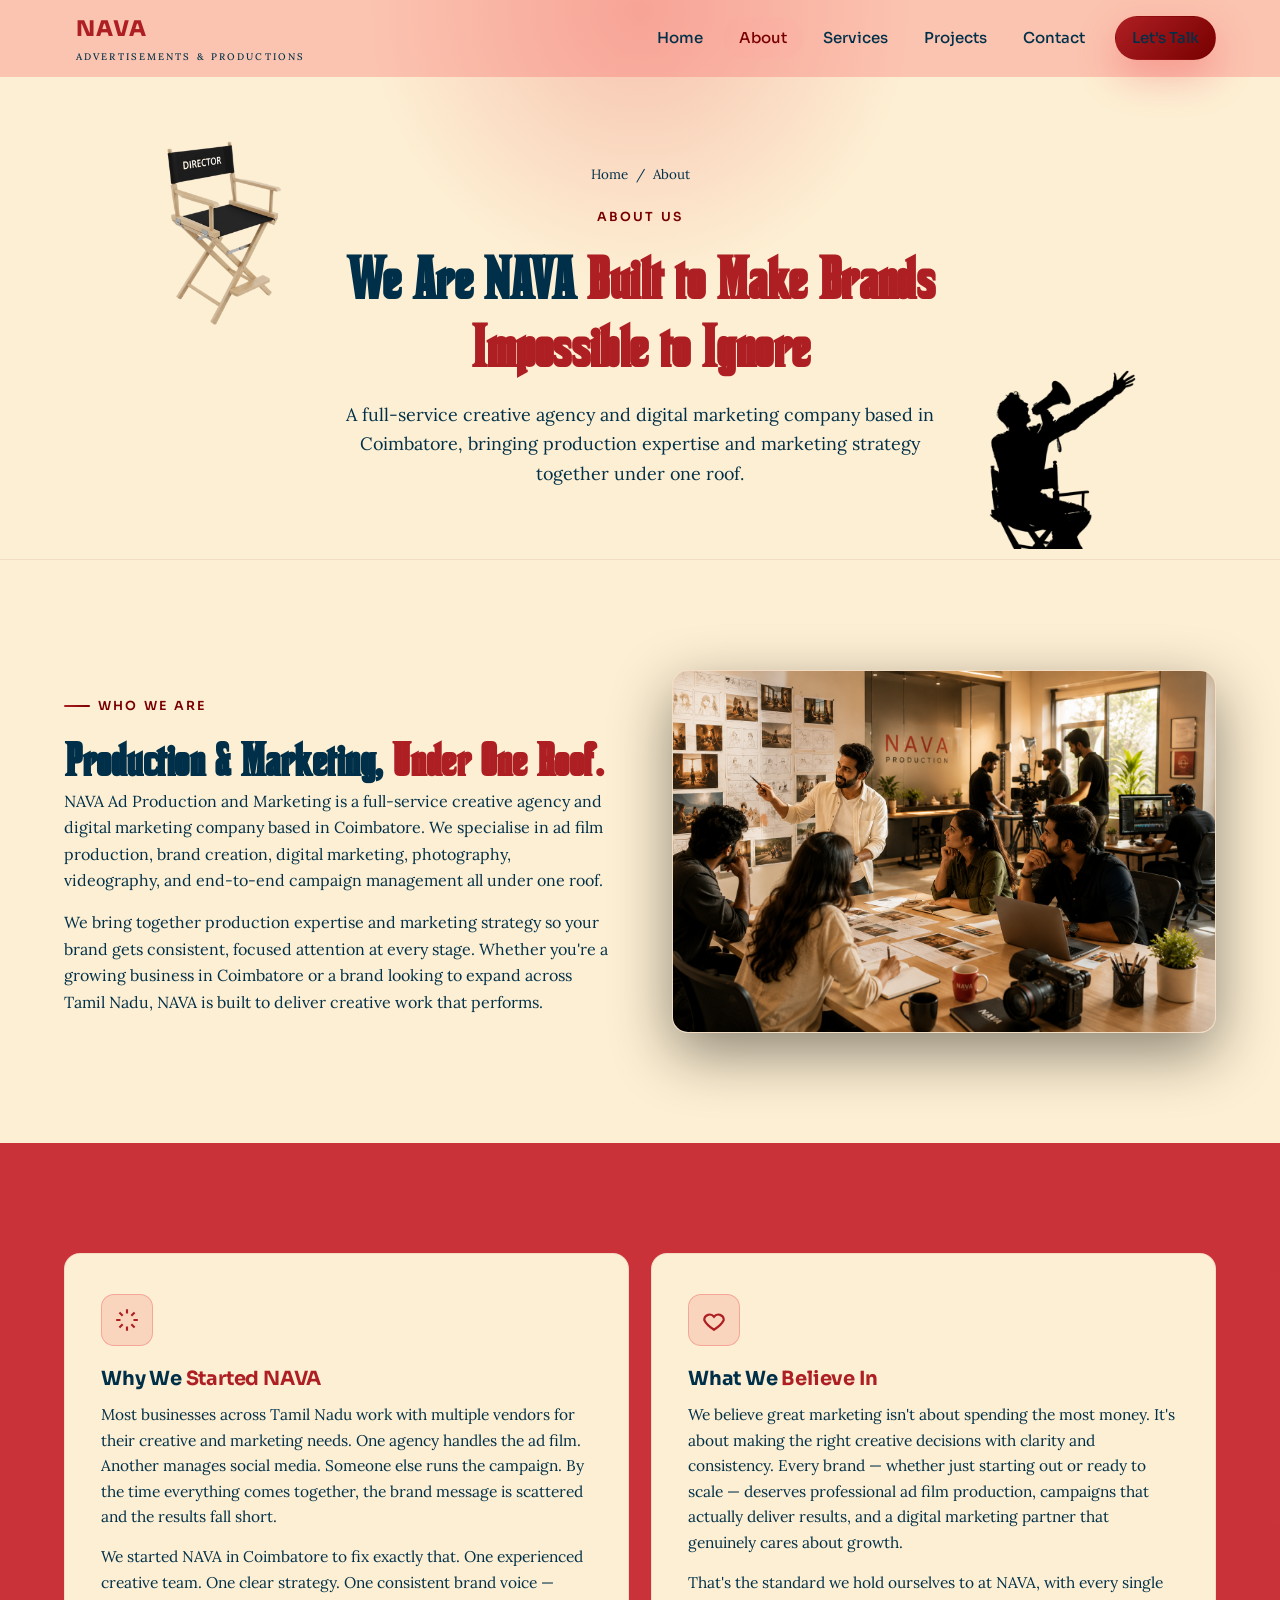
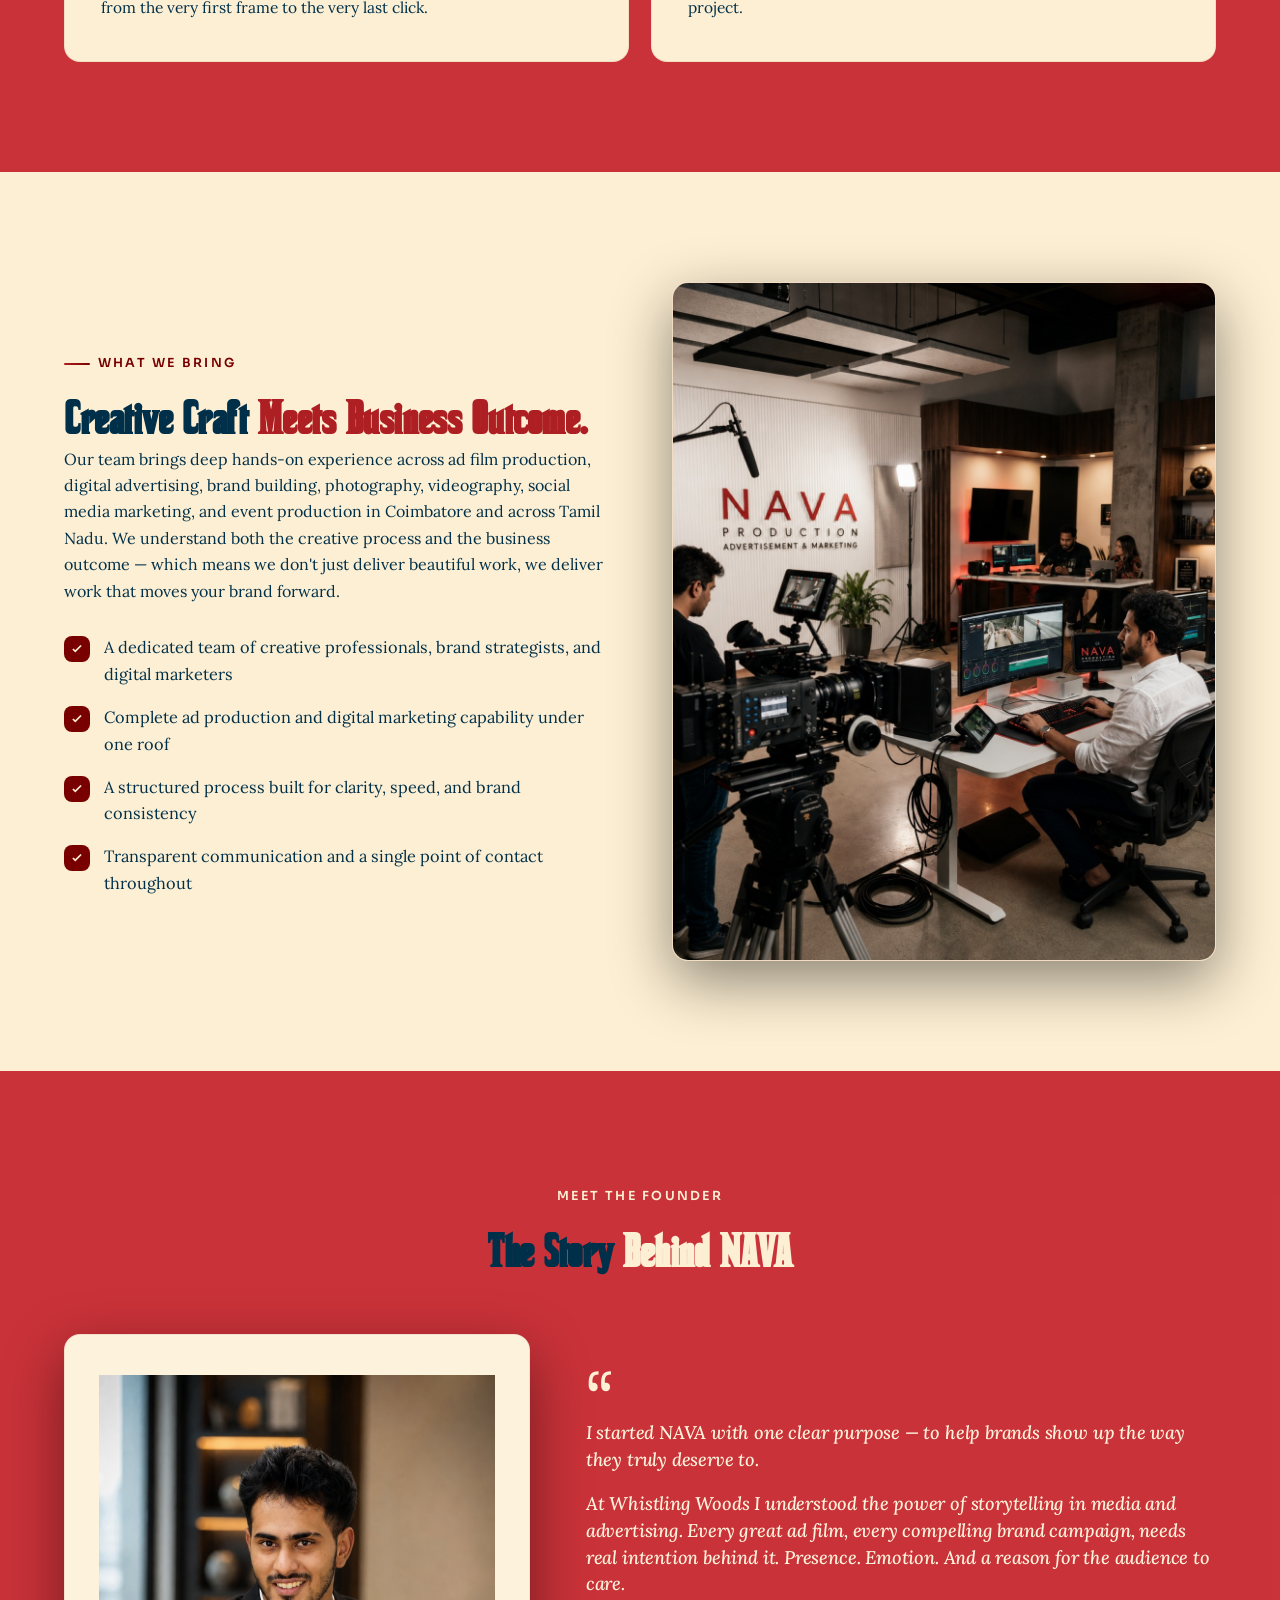
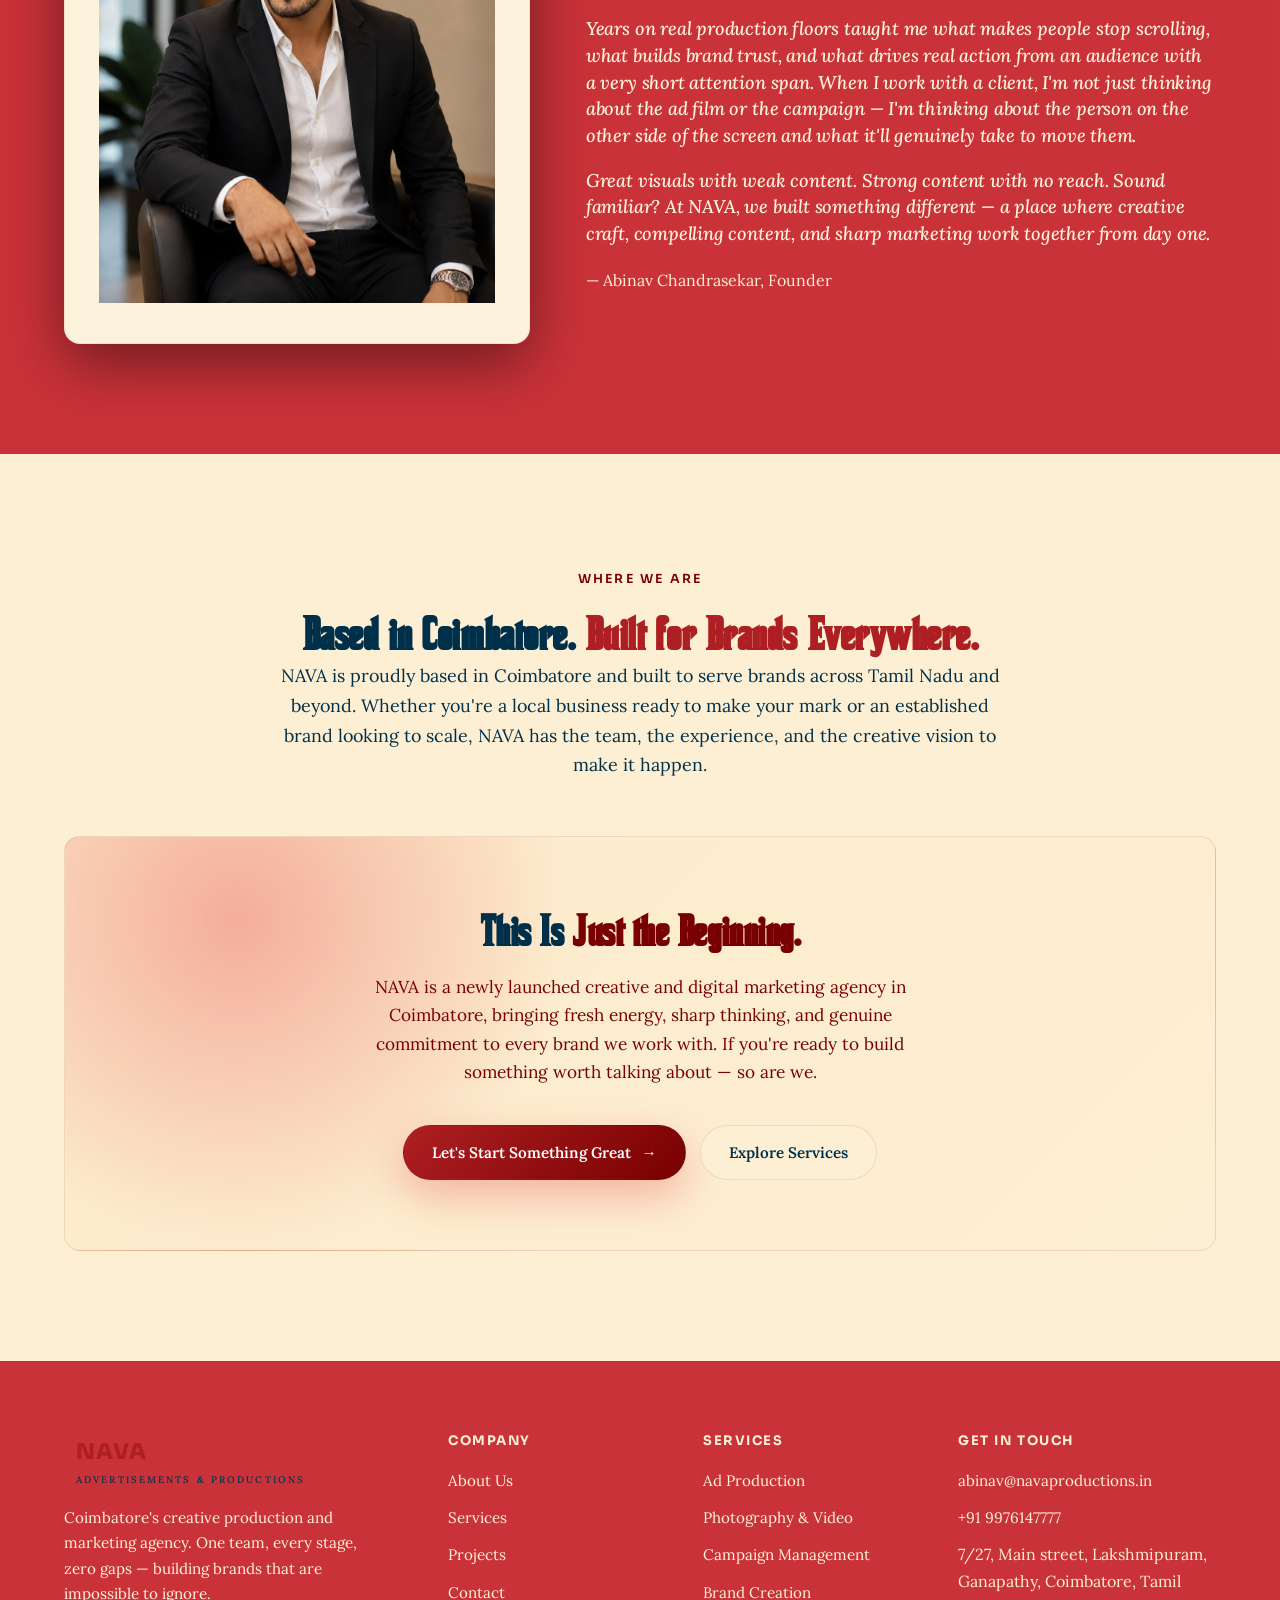
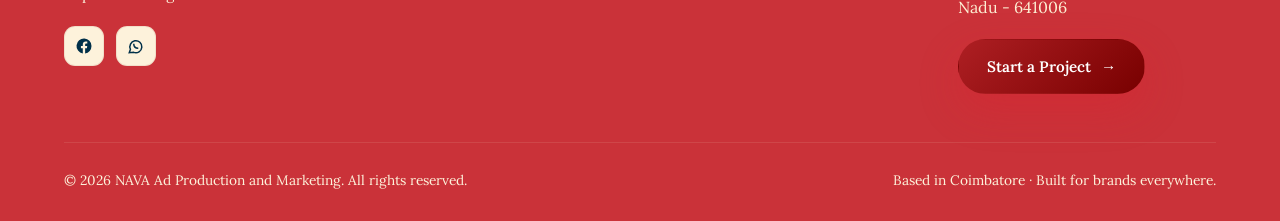
<file: about.html>
<!DOCTYPE html>
<html lang="en">

<head>
  <meta charset="UTF-8" />
  <meta name="viewport" content="width=device-width, initial-scale=1.0" />
  <title>About NAVA | Creative Ad Production & Marketing Agency, Coimbatore</title>
  <meta name="description"
    content="Meet NAVA — a full-service creative agency in Coimbatore founded by Abinav Chandrasekar. Production expertise and marketing strategy under one roof, built to make brands impossible to ignore." />
  <meta name="keywords"
    content="about NAVA, creative agency Coimbatore, Abinav Chandrasekar, ad production company, Tamil Nadu marketing agency" />
  <meta name="robots" content="index, follow" />
  <link rel="canonical" href="https://www.navaproduction.in/about.html" />

  <meta property="og:type" content="website" />
  <meta property="og:title" content="About NAVA | Built to Make Brands Impossible to Ignore" />
  <meta property="og:description"
    content="One experienced creative team. One clear strategy. One consistent brand voice — from the first frame to the last click." />
  <meta property="og:image" content="https://www.navaproduction.in/assets/hero.png" />
  <meta property="og:url" content="https://www.navaproduction.in/about.html" />
  <meta name="twitter:card" content="summary_large_image" />

  <meta name="theme-color" content="#0a0a0e" />
  <link rel="icon"
    href="data:image/svg+xml,%3Csvg xmlns='http://www.w3.org/2000/svg' viewBox='0 0 32 32'%3E%3Crect width='32' height='32' rx='8' fill='%23e11d2a'/%3E%3Ctext x='16' y='23' font-family='Arial' font-size='18' font-weight='bold' fill='white' text-anchor='middle'%3EN%3C/text%3E%3C/svg%3E" />

  <link rel="preconnect" href="https://fonts.googleapis.com" />
  <link rel="preconnect" href="https://fonts.gstatic.com" crossorigin />
  <link
    href="https://fonts.googleapis.com/css2?family=Inter:wght@400;500;600&family=Sora:wght@500;600;700;800&family=Lora:wght@500;600;700;800&display=swap"
    rel="stylesheet" />
  <link rel="stylesheet" href="css/style.css" />
  <link rel="stylesheet" href="css/background-icons.css" />

  <script type="application/ld+json">
  {
    "@context": "https://schema.org",
    "@type": "AboutPage",
    "name": "About NAVA Ad Production and Marketing",
    "url": "https://www.navaproduction.in/about.html",
    "mainEntity": {
      "@type": "Organization",
      "name": "NAVA Ad Production and Marketing",
      "founder": {"@type":"Person","name":"Abinav Chandrasekar","jobTitle":"Founder"},
      "address": {"@type":"PostalAddress","streetAddress":"Ganapathy","addressLocality":"Coimbatore","addressRegion":"Tamil Nadu","addressCountry":"IN"}
    }
  }
  </script>
</head>

<body>

  <!-- <div class="cursor"></div> -->

  <header class="nav" id="nav">
    <div class="container nav__inner">
      <a href="index.html" class="brand" aria-label="NAVA home">
        <span class="brand__mark" aria-hidden="true">
          <!-- <svg viewBox="0 0 24 24" fill="none">
            <path d="M4 20V4l16 16V4" stroke="#fff" stroke-width="2.4" stroke-linecap="round" stroke-linejoin="round" />
          </svg> -->
        </span>
        <span style="color: #AE1F23">NAVA<small>Advertisements &amp; Productions</small></span>
      </a>
      <nav class="nav__links" aria-label="Primary">
        <a href="index.html">Home</a>
        <a href="about.html" class="active">About</a>
        <a href="services.html">Services</a>
        <a href="projects.html">Projects</a>
        <a href="contact.html">Contact</a>
        <a href="contact.html" class="btn btn--primary nav__cta">Let's Talk</a>
      </nav>
      <button class="nav__toggle" aria-label="Toggle menu"><span></span><span></span><span></span></button>
    </div>
  </header>


  

  <main>
    <!-- PAGE HERO -->
    <section class="page-hero">
      <div class="floating-elements">
        <img src="assets/chair.png" class="floating-item chair">
        <img src="assets/speak.png" class="floating-item speak">
      </div>
      <div class=" page-hero__glow" aria-hidden="true">
      </div>
      <div class="container">
        <div class="breadcrumb reveal"><a href="index.html">Home</a> <span>/</span> <span>About</span></div>
        <span class="eyebrow reveal" style="display:block;">About Us</span>
        <h1 class="reveal d1">We Are NAVA <span style="color: #AE1F23">Built to Make Brands Impossible to Ignore</span>
        </h1>
        <p class="reveal d2">A full-service creative agency and digital marketing company based in Coimbatore, bringing
          production expertise and marketing strategy together under one roof.</p>
      </div>
    </section>

    <!-- WHO WE ARE -->
    <section class="section">
      <div class="container split">
        <div class="split__copy reveal">
          <span class="eyebrow">Who We Are</span>
          <h2 class="title">Production &amp; Marketing, <span style="color: #AE1F23">Under One Roof.</span></h2>
          <p class="muted-2">NAVA Ad Production and Marketing is a full-service creative agency and digital marketing
            company based in Coimbatore. We specialise in ad film production, brand creation, digital marketing,
            photography, videography, and end-to-end campaign management all under one roof.</p>
          <p class="muted-2" style="margin-top:16px;">We bring together production expertise and marketing strategy so
            your brand gets consistent, focused attention at every stage. Whether you're a growing business in
            Coimbatore or a brand looking to expand across Tamil Nadu, NAVA is built to deliver creative work that
            performs.</p>
        </div>
        <div class="split__media reveal d1">
          <img src="assets/why-nava.png" alt="The NAVA creative team at work on a production set in Coimbatore"
            loading="lazy" />
        </div>
      </div>
    </section>

    <!-- WHY WE STARTED + BELIEVE (two cards) -->
    <section class="section section--alt">
      <div class="container">
        <div class="cards" style="grid-template-columns: 1fr 1fr;">
          <article class="card reveal" style="padding:40px 36px; background: #FDEFD3">
            <div class="card__icon"><svg viewBox="0 0 24 24" fill="none" stroke="currentColor" stroke-width="2">
                <path d="M12 2v4M12 18v4M2 12h4M18 12h4M5 5l3 3M16 16l3 3M19 5l-3 3M8 16l-3 3" />
              </svg></div>
            <h3 class="subtitle">Why We <span style="color: #AE1F23">Started NAVA</span></h3>
            <p>Most businesses across Tamil Nadu work with multiple vendors for their creative and marketing needs. One
              agency handles the ad film. Another manages social media. Someone else runs the campaign. By the time
              everything comes together, the brand message is scattered and the results fall short.</p>
            <p style="margin-top:14px;">We started NAVA in Coimbatore to fix exactly that. One experienced creative
              team. One clear strategy. One consistent brand voice — from the very first frame to the very last click.
            </p>
          </article>
          <article class="card reveal d1" style="padding:40px 36px; background: #FDEFD3">
            <div class="card__icon"><svg viewBox="0 0 24 24" fill="none" stroke="currentColor" stroke-width="2">
                <path d="M12 21s-7-4.5-9-9a5 5 0 0 1 9-3 5 5 0 0 1 9 3c-2 4.5-9 9-9 9Z" />
              </svg></div>
            <h3 class="subtitle">What We <span style="color: #AE1F23"> Believe In</span></h3>
            <p>We believe great marketing isn't about spending the most money. It's about making the right creative
              decisions with clarity and consistency. Every brand — whether just starting out or ready to scale —
              deserves professional ad film production, campaigns that actually deliver results, and a digital marketing
              partner that genuinely cares about growth.</p>
            <p style="margin-top:14px;">That's the standard we hold ourselves to at NAVA, with every single project.</p>
          </article>
        </div>
      </div>
    </section>

    <!-- WHAT WE BRING -->
    <section class="section">
      <div class="container split split--media-right">
        <div class="split__media reveal">
          <img src="assets/home-img.jpg" alt="NAVA's complete creative and marketing capability visualised"
            loading="lazy" />
        </div>
        <div class="split__copy reveal d1">
          <span class="eyebrow">What We Bring</span>
          <h2 class="title">Creative Craft <span style="color: #AE1F23">Meets Business Outcome.</span></h2>
          <p class="muted-2">Our team brings deep hands-on experience across ad film production, digital advertising,
            brand building, photography, videography, social media marketing, and event production in Coimbatore and
            across Tamil Nadu. We understand both the creative process and the business outcome — which means we don't
            just deliver beautiful work, we deliver work that moves your brand forward.</p>
          <ul class="feature-list about-what-we-bring">
            <li><span class="tick-2"><svg viewBox="0 0 24 24" fill="none" stroke="currentColor" stroke-width="3">
                  <path d="M5 12l4 4L19 6" />
                </svg></span> A dedicated team of creative professionals, brand strategists, and digital marketers</li>
            <li><span class="tick-2"><svg viewBox="0 0 24 24" fill="none" stroke="currentColor" stroke-width="3">
                  <path d="M5 12l4 4L19 6" />
                </svg></span> Complete ad production and digital marketing capability under one roof</li>
            <li><span class="tick-2"><svg viewBox="0 0 24 24" fill="none" stroke="currentColor" stroke-width="3">
                  <path d="M5 12l4 4L19 6" />
                </svg></span> A structured process built for clarity, speed, and brand consistency</li>
            <li><span class="tick-2"><svg viewBox="0 0 24 24" fill="none" stroke="currentColor" stroke-width="3">
                  <path d="M5 12l4 4L19 6" />
                </svg></span> Transparent communication and a single point of contact throughout</li>
          </ul>
        </div>
      </div>
    </section>

    <!-- FOUNDER -->
    <section class="section section--alt">
      <div class=" container">
      <div class="section-head center reveal">
        <span class="eyebrow" style="color: #FDEFD3">Meet the Founder</span>
        <h2 class="title-2"><span style="color: #003049">The Story </span>Behind NAVA</h2>
      </div>
      <div class="founder">
        <div class="founder__card reveal">
          
          <img src="assets/founder.png" alt="founder-image" />
        </div>
        <div class="founder__quote reveal d1">
          <span class="mark" aria-hidden="true">&ldquo;</span>
          <blockquote>
            <p>I started NAVA with one clear purpose — to help brands show up the way they truly deserve to.</p>
            <p>At Whistling Woods I understood the power of storytelling in media and advertising. Every great ad
              film, every compelling brand campaign, needs real intention behind it. Presence. Emotion. And a reason
              for the audience to care.</p>
            <p>Years on real production floors taught me what makes people stop scrolling, what builds brand trust,
              and what drives real action from an audience with a very short attention span. When I work with a
              client, I'm not just thinking about the ad film or the campaign — I'm thinking about the person on the
              other side of the screen and what it'll genuinely take to move them.</p>
            <p>Great visuals with weak content. Strong content with no reach. Sound familiar? At NAVA, we built
              something different — a place where creative craft, compelling content, and sharp marketing work
              together from day one.</p>
          </blockquote>
          <p class="sign">— Abinav Chandrasekar, Founder</p>
        </div>
      </div>
      </div>
    </section>

    <!-- LOCATION -->
    <section class="section">
      <div class="container">
        <div class="section-head center reveal">
          <span class="eyebrow">Where We Are</span>
          <h2 class="title">Based in Coimbatore. <span style="color: #AE1F23"> Built for Brands Everywhere.</span></h2>
          <p class="lead">NAVA is proudly based in Coimbatore and built to serve brands across Tamil Nadu and beyond.
            Whether you're a local business ready to make your mark or an established brand looking to scale, NAVA has
            the team, the experience, and the creative vision to make it happen.</p>
        </div>
        <div class="cta-band reveal">
          <h2><span style="color: #003049">This Is </span>Just the Beginning.</h2>
          <p>NAVA is a newly launched creative and digital marketing agency in Coimbatore, bringing fresh energy, sharp
            thinking, and genuine commitment to every brand we work with. If you're ready to build something worth
            talking about — so are we.</p>
          <div class="hero__cta">
            <a href="contact.html" class="btn btn--primary">Let's Start Something Great <span class="arrow">→</span></a>
            <a href="services.html" class="btn btn--ghost">Explore Services</a>
          </div>
        </div>
      </div>
    </section>
  </main>

  <footer class="footer">
    <div class="container">
      <div class="footer__grid">
        <div class="footer__brand">
          <a href="index.html" class="brand" aria-label="NAVA home">
            <span class="brand__mark" aria-hidden="true">
              <!-- <svg viewBox="0 0 24 24" fill="none">
            <path d="M4 20V4l16 16V4" stroke="#fff" stroke-width="2.4" stroke-linecap="round" stroke-linejoin="round" />
          </svg> -->
            </span>
            <span style="color: #AE1F23">NAVA<small>Advertisements &amp; Productions</small></span>
          </a>
          <p>Coimbatore's creative production and marketing agency. One team, every stage, zero gaps — building brands
            that are impossible to ignore.</p>
          <div class="footer__social">
            <a href="https://www.facebook.com/people/NAVA-ads-marketing/61586661182418/" target="_blank" rel="noopener"
              aria-label="NAVA on Facebook"><svg viewBox="0 0 24 24" fill="currentColor">
                <path
                  d="M22 12a10 10 0 1 0-11.6 9.9v-7H7.9V12h2.5V9.8c0-2.5 1.5-3.9 3.8-3.9 1.1 0 2.2.2 2.2.2v2.5h-1.3c-1.2 0-1.6.8-1.6 1.6V12h2.8l-.4 2.9h-2.4v7A10 10 0 0 0 22 12Z" />
              </svg></a>
            <a href="https://wa.me/919976147777" target="_blank" rel="noopener" aria-label="Chat on WhatsApp"><svg
                viewBox="0 0 24 24" fill="none" stroke="currentColor" stroke-width="2">
                <path d="M3 21l1.6-4.5A8 8 0 1 1 9 20.5L3 21Z" />
                <path d="M9 9c0 4 2 6 6 6" />
              </svg></a>
          </div>
        </div>
        <div>
          <h4>Company</h4>
          <ul>
            <li><a href="about.html">About Us</a></li>
            <li><a href="services.html">Services</a></li>
            <li><a href="projects.html">Projects</a></li>
            <li><a href="contact.html">Contact</a></li>
          </ul>
        </div>
        <div>
          <h4>Services</h4>
          <ul>
            <li><a href="services.html#ad-production">Ad Production</a></li>
            <li><a href="services.html#photography">Photography &amp; Video</a></li>
            <li><a href="services.html#campaigns">Campaign Management</a></li>
            <li><a href="services.html#branding">Brand Creation</a></li>
          </ul>
        </div>
        <div>
          <h4>Get in Touch</h4>
          <ul>
            <li><a href="mailto:abichanpal@gmail.com">abinav@navaproductions.in</a></li>
            <li><a href="tel:+919976147777">+91 9976147777</a></li>
            <li>7/27, Main street, Lakshmipuram, Ganapathy, Coimbatore, Tamil Nadu - 641006</li>
          </ul>
          <a href="contact.html" class="btn btn--primary" style="margin-top:18px;">Start a Project <span
              class="arrow">→</span></a>
        </div>
      </div>
      <div class="footer__bottom">
        <span>&copy; <span id="year">2026</span> NAVA Ad Production and Marketing. All rights reserved.</span>
        <span>Based in Coimbatore · Built for brands everywhere.</span>
      </div>
    </div>
  </footer>

  <script src="js/main.js"></script>
  <script src="js/glassmorphism.js"></script>
  <script src="js/background-icons.js"></script>
</body>

</html>
</file>
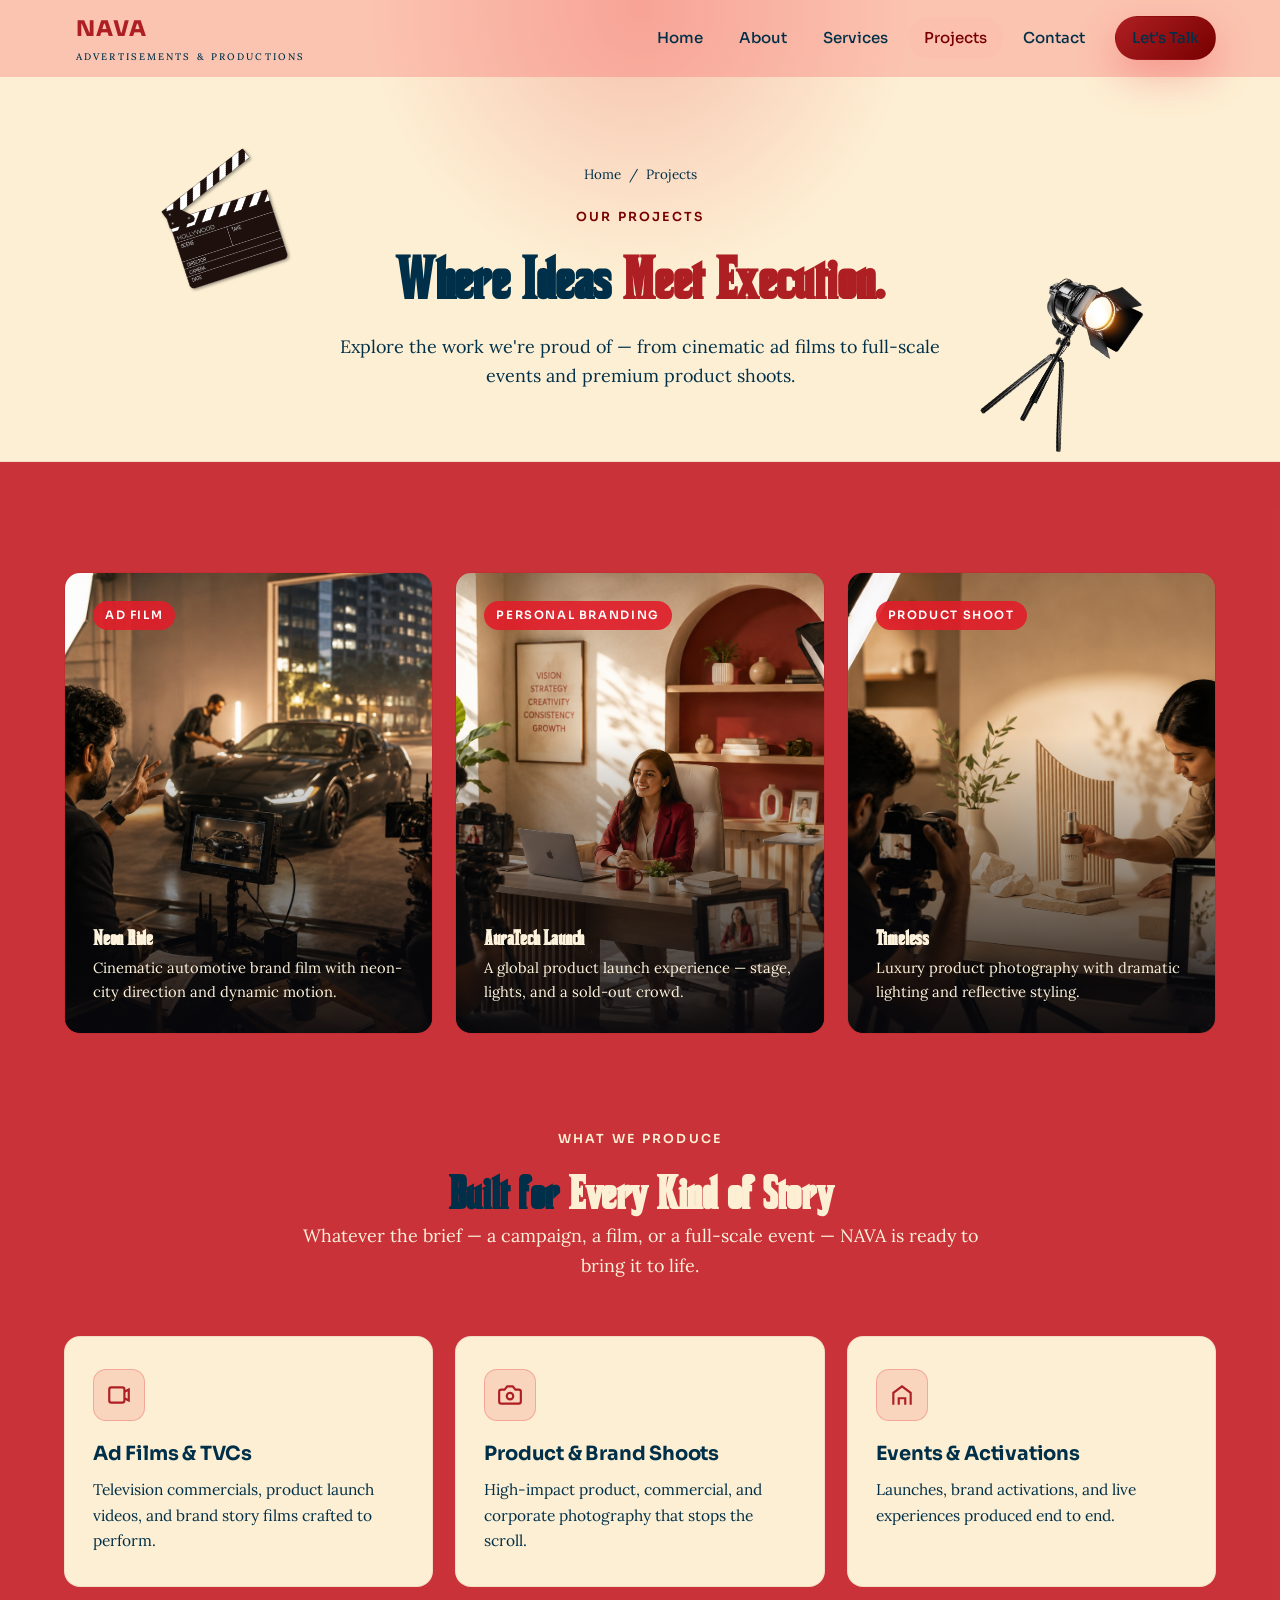
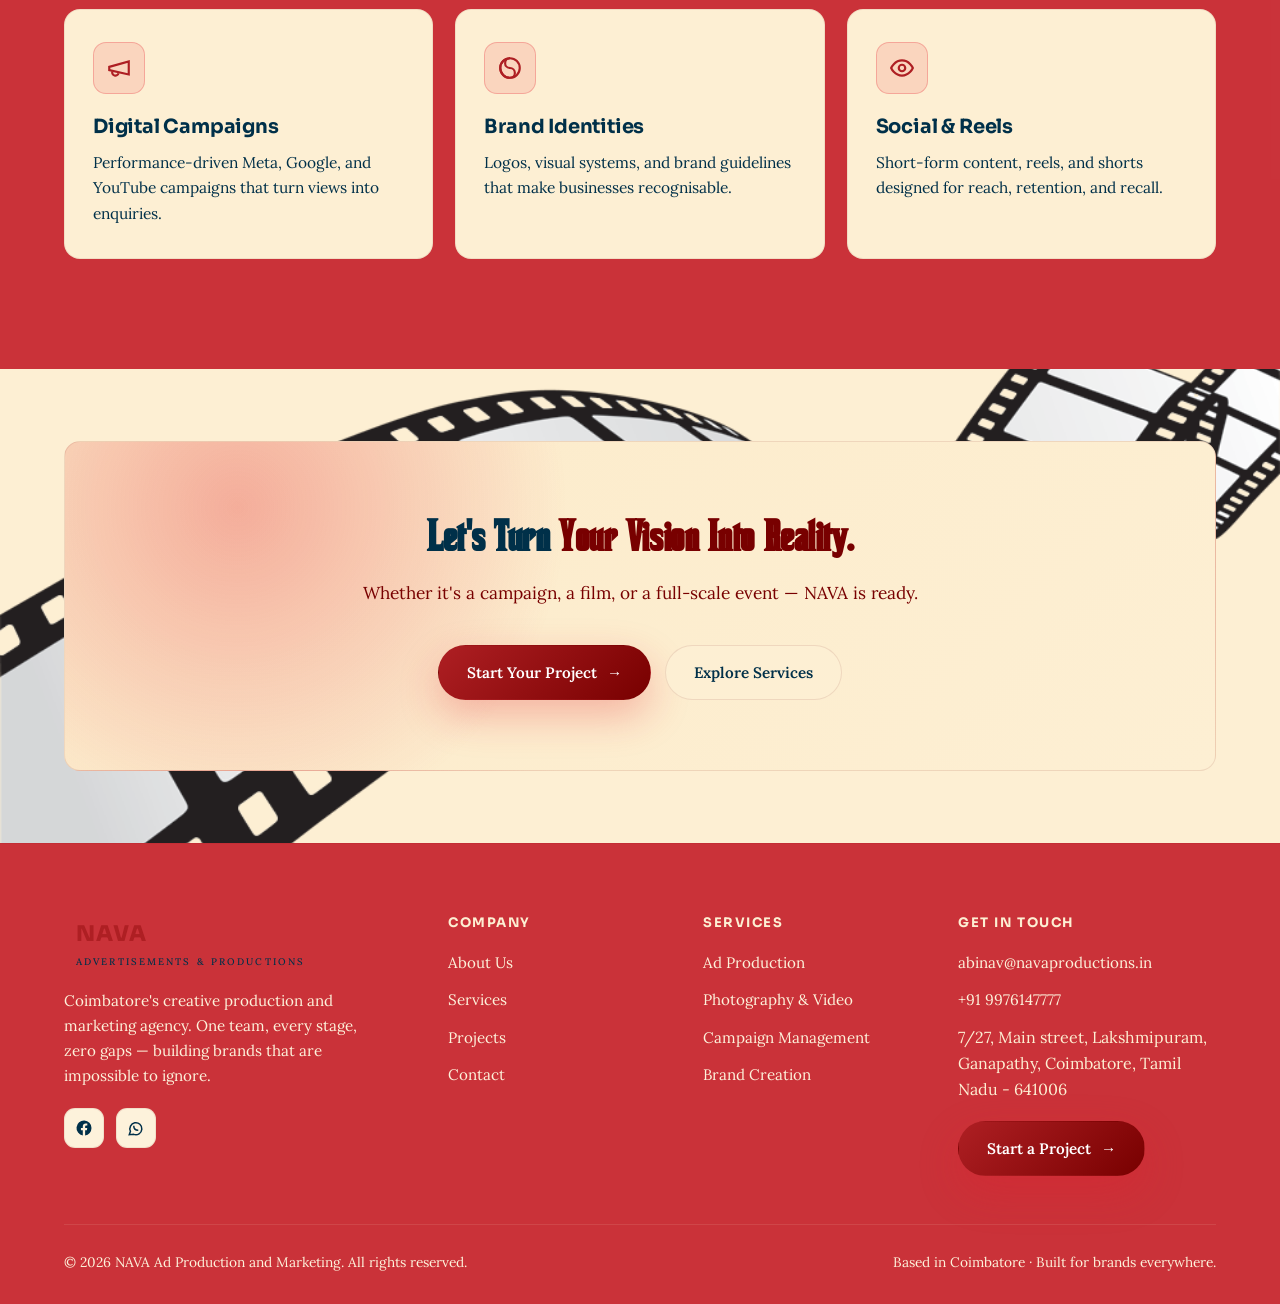
<file: projects.html>
<!DOCTYPE html>
<html lang="en">
<head>
  <meta charset="UTF-8" />
  <meta name="viewport" content="width=device-width, initial-scale=1.0" />
  <title>Projects | Ad Films, Events & Product Shoots — NAVA Coimbatore</title>
  <meta name="description" content="Explore NAVA's portfolio — cinematic ad films, large-scale launch events, and premium product photography. Where ideas meet execution in Coimbatore and beyond." />
  <meta name="keywords" content="NAVA portfolio, ad film projects Coimbatore, event production, product photography, brand films, creative work" />
  <meta name="robots" content="index, follow" />
  <link rel="canonical" href="https://www.navaproduction.in/projects.html" />

  <meta property="og:type" content="website" />
  <meta property="og:title" content="Projects | NAVA Ad Production & Marketing" />
  <meta property="og:description" content="Where ideas meet execution — explore the work we're proud of." />
  <meta property="og:image" content="https://www.navaproduction.in/assets/project_ad.png" />
  <meta property="og:url" content="https://www.navaproduction.in/projects.html" />
  <meta name="twitter:card" content="summary_large_image" />

  <meta name="theme-color" content="#0a0a0e" />
  <link rel="icon" href="data:image/svg+xml,%3Csvg xmlns='http://www.w3.org/2000/svg' viewBox='0 0 32 32'%3E%3Crect width='32' height='32' rx='8' fill='%23e11d2a'/%3E%3Ctext x='16' y='23' font-family='Arial' font-size='18' font-weight='bold' fill='white' text-anchor='middle'%3EN%3C/text%3E%3C/svg%3E" />

  <link rel="preconnect" href="https://fonts.googleapis.com" />
  <link rel="preconnect" href="https://fonts.gstatic.com" crossorigin />
  <link href="https://fonts.googleapis.com/css2?family=Inter:wght@400;500;600&family=Sora:wght@500;600;700;800&family=Lora:wght@500;600;700;800&display=swap" rel="stylesheet" />
  <link rel="stylesheet" href="css/style.css" />
  <link rel="stylesheet" href="css/background-icons.css" />
</head>
<body>

  <!-- <div class="cursor"></div> -->

  <header class="nav" id="nav">
    <div class="container nav__inner">
      <a href="index.html" class="brand" aria-label="NAVA home">
        <span class="brand__mark" aria-hidden="true">
          <!-- <svg viewBox="0 0 24 24" fill="none">
            <path d="M4 20V4l16 16V4" stroke="#fff" stroke-width="2.4" stroke-linecap="round" stroke-linejoin="round" />
          </svg> -->
        </span>
        <span style="color: #AE1F23">NAVA<small>Advertisements &amp; Productions</small></span>
      </a>
      <nav class="nav__links" aria-label="Primary">
        <a href="index.html">Home</a>
        <a href="about.html">About</a>
        <a href="services.html">Services</a>
        <a href="projects.html" class="active">Projects</a>
        <a href="contact.html">Contact</a>
        <a href="contact.html" class="btn btn--primary nav__cta">Let's Talk</a>
      </nav>
      <button class="nav__toggle" aria-label="Toggle menu"><span></span><span></span><span></span></button>
    </div>
  </header>

  <main>
    <!-- PAGE HERO -->
    <section class="page-hero">
      <div class="floating-elements">
        <img src="assets/light.png" class="floating-item light">
        <img src="assets/storyboard.png" class="floating-item storyboard1">
      </div>
      <div class="page-hero__glow" aria-hidden="true"></div>
      <div class="container">
        <div class="breadcrumb reveal"><a href="index.html">Home</a> <span>/</span> <span>Projects</span></div>
        <span class="eyebrow reveal" style="display:block;">Our Projects</span>
        <h1 class="reveal d1">Where Ideas <span style="color: #AE1F23"> Meet Execution.</span></h1>
        <p class="reveal d2">Explore the work we're proud of — from cinematic ad films to full-scale events and premium product shoots.</p>
      </div>
    </section>

    <!-- PROJECTS -->
    <section class="section-2">
      <div class="container">
        <div class="projects-grid">
          <article class="project reveal">
            <img src="assets/adflim.jpg" alt="Neon Ride — cinematic automotive ad film shot in a neon city by NAVA" loading="lazy" />
            <div class="project__overlay">
              <span class="project__tag">Ad Film</span>
              <h3>Neon Ride</h3>
              <p>Cinematic automotive brand film with neon-city direction and dynamic motion.</p>
            </div>
          </article>
          <article class="project reveal d1">
            <img src="assets/personal-branding.png" alt="AuraTech Global Launch — large-scale product launch event production by NAVA" loading="lazy" />
            <div class="project__overlay">
              <span class="project__tag">Personal Branding</span>
              <h3>AuraTech Launch</h3>
              <p>A global product launch experience — stage, lights, and a sold-out crowd.</p>
            </div>
          </article>
          <article class="project reveal d2">
            <img src="assets/productshoot.png" alt="Timeless — luxury watch product photography with dramatic red lighting by NAVA" loading="lazy" />
            <div class="project__overlay">
              <span class="project__tag">Product Shoot</span>
              <h3>Timeless</h3>
              <p>Luxury product photography with dramatic lighting and reflective styling.</p>
            </div>
          </article>
        </div>

        <!-- Capability grid -->
        <div class="section-head center reveal" style="margin-top:90px;">
          <span class="eyebrow" style="color: #FDEFD3">What We Produce</span>
          <h2 class="title-2"><span style="color: #003049">Built for</span> Every Kind of Story</h2>
          <p class="lead-2">Whatever the brief — a campaign, a film, or a full-scale event — NAVA is ready to bring it to life.</p>
        </div>
        <div class="cards">
          <article class="card reveal" style="background: #FDEFD3">
            <div class="card__icon"><svg viewBox="0 0 24 24" fill="none" stroke="currentColor" stroke-width="2"><rect x="3" y="5" width="14" height="14" rx="2"/><path d="m17 9 4-2v10l-4-2"/></svg></div>
            <h3>Ad Films &amp; TVCs</h3>
            <p>Television commercials, product launch videos, and brand story films crafted to perform.</p>
          </article>
          <article class="card reveal d1" style="background: #FDEFD3">
            <div class="card__icon"><svg viewBox="0 0 24 24" fill="none" stroke="currentColor" stroke-width="2"><path d="M14.5 4h-5L7 7H4a2 2 0 0 0-2 2v9a2 2 0 0 0 2 2h16a2 2 0 0 0 2-2V9a2 2 0 0 0-2-2h-3l-2.5-3Z"/><circle cx="12" cy="13" r="3"/></svg></div>
            <h3>Product &amp; Brand Shoots</h3>
            <p>High-impact product, commercial, and corporate photography that stops the scroll.</p>
          </article>
          <article class="card reveal d2" style="background: #FDEFD3">
            <div class="card__icon"><svg viewBox="0 0 24 24" fill="none" stroke="currentColor" stroke-width="2"><path d="M4 21V10l8-6 8 6v11"/><path d="M9 21v-6h6v6"/></svg></div>
            <h3>Events &amp; Activations</h3>
            <p>Launches, brand activations, and live experiences produced end to end.</p>
          </article>
          <article class="card reveal" style="background: #FDEFD3">
            <div class="card__icon"><svg viewBox="0 0 24 24" fill="none" stroke="currentColor" stroke-width="2"><path d="M3 11l18-5v12L3 14v-3Z"/><path d="M11.6 16.8a3 3 0 1 1-5.8-1.6"/></svg></div>
            <h3>Digital Campaigns</h3>
            <p>Performance-driven Meta, Google, and YouTube campaigns that turn views into enquiries.</p>
          </article>
          <article class="card reveal d1" style="background: #FDEFD3">
            <div class="card__icon"><svg viewBox="0 0 24 24" fill="none" stroke="currentColor" stroke-width="2"><circle cx="12" cy="12" r="9"/><path d="M12 3a9 9 0 0 0 0 18 4.5 4.5 0 0 0 0-9 4.5 4.5 0 0 1 0-9Z"/></svg></div>
            <h3>Brand Identities</h3>
            <p>Logos, visual systems, and brand guidelines that make businesses recognisable.</p>
          </article>
          <article class="card reveal d2" style="background: #FDEFD3">
            <div class="card__icon"><svg viewBox="0 0 24 24" fill="none" stroke="currentColor" stroke-width="2"><path d="M2 12s3-7 10-7 10 7 10 7-3 7-10 7-10-7-10-7Z"/><circle cx="12" cy="12" r="3"/></svg></div>
            <h3>Social &amp; Reels</h3>
            <p>Short-form content, reels, and shorts designed for reach, retention, and recall.</p>
          </article>
        </div>
      </div>
    </section>

    <!-- CTA -->
    <section class="section--tight">
      <div class="container">
        <div class="cta-band reveal">
          <h2><span style="color: #003049">Let's Turn </span> Your Vision Into Reality.</h2>
          <p>Whether it's a campaign, a film, or a full-scale event — NAVA is ready.</p>
          <div class="hero__cta">
            <a href="contact.html" class="btn btn--primary">Start Your Project <span class="arrow">→</span></a>
            <a href="services.html" class="btn btn--ghost">Explore Services</a>
          </div>
        </div>
      </div>
    </section>
  </main>

  <footer class="footer">
    <div class="container">
      <div class="footer__grid">
        <div class="footer__brand">
          <a href="index.html" class="brand" aria-label="NAVA home">
            <span class="brand__mark" aria-hidden="true">
              <!-- <svg viewBox="0 0 24 24" fill="none">
            <path d="M4 20V4l16 16V4" stroke="#fff" stroke-width="2.4" stroke-linecap="round" stroke-linejoin="round" />
          </svg> -->
            </span>
            <span style="color: #AE1F23">NAVA<small>Advertisements &amp; Productions</small></span>
          </a>
          <p>Coimbatore's creative production and marketing agency. One team, every stage, zero gaps — building brands that are impossible to ignore.</p>
          <div class="footer__social">
            <a href="https://www.facebook.com/people/NAVA-ads-marketing/61586661182418/" target="_blank" rel="noopener" aria-label="NAVA on Facebook"><svg viewBox="0 0 24 24" fill="currentColor"><path d="M22 12a10 10 0 1 0-11.6 9.9v-7H7.9V12h2.5V9.8c0-2.5 1.5-3.9 3.8-3.9 1.1 0 2.2.2 2.2.2v2.5h-1.3c-1.2 0-1.6.8-1.6 1.6V12h2.8l-.4 2.9h-2.4v7A10 10 0 0 0 22 12Z"/></svg></a>
            <a href="https://wa.me/919976147777" target="_blank" rel="noopener" aria-label="Chat on WhatsApp"><svg viewBox="0 0 24 24" fill="none" stroke="currentColor" stroke-width="2"><path d="M3 21l1.6-4.5A8 8 0 1 1 9 20.5L3 21Z"/><path d="M9 9c0 4 2 6 6 6"/></svg></a>
          </div>
        </div>
        <div><h4>Company</h4><ul><li><a href="about.html">About Us</a></li><li><a href="services.html">Services</a></li><li><a href="projects.html">Projects</a></li><li><a href="contact.html">Contact</a></li></ul></div>
        <div><h4>Services</h4><ul><li><a href="services.html#ad-production">Ad Production</a></li><li><a href="services.html#photography">Photography &amp; Video</a></li><li><a href="services.html#campaigns">Campaign Management</a></li><li><a href="services.html#branding">Brand Creation</a></li></ul></div>
        <div>
          <h4>Get in Touch</h4>
          <ul>
            <li><a href="mailto:abichanpal@gmail.com">abinav@navaproductions.in</a></li>
            <li><a href="tel:+919976147777">+91 9976147777</a></li>
            <li>7/27, Main street, Lakshmipuram, Ganapathy, Coimbatore, Tamil Nadu - 641006</li>
          </ul>
          <a href="contact.html" class="btn btn--primary" style="margin-top:18px;">Start a Project <span class="arrow">→</span></a>
        </div>
      </div>
      <div class="footer__bottom">
        <span>&copy; <span id="year">2026</span> NAVA Ad Production and Marketing. All rights reserved.</span>
        <span>Based in Coimbatore · Built for brands everywhere.</span>
      </div>
    </div>
  </footer>

  <script src="js/main.js"></script>
  <script src="js/glassmorphism.js"></script>
</body>
</html>
</file>
<file: css/style.css>
/* =====================================================
   NAVA — Ad Production & Marketing
   Global Stylesheet
   ===================================================== */

/* ---------- Reset & Base ---------- */
*,
*::before,
*::after { box-sizing: border-box; margin: 0; padding: 0; }

:root {
  /* Colour system */
  /* --bg:          #0a0a0e;
  --bg-2:        #0f0f15;
  --surface:     #15151f;
  --surface-2:   #1c1c28;
  --border:      rgba(255, 255, 255, 0.08);
  --border-2:    rgba(255, 255, 255, 0.14); */

  --bg:          #FDEFD3;
  --bg-2:        rgba(193, 18, 31, 0.85);
  --surface:     #fdf2db;
  --surface-2:   #fdf2db;
  --border:      rgba(120, 0, 0, 0.08);
  --border-2:    rgba(120, 0, 0, 0.1);

  --red:         #C1121F;
  --red-bright:  #AE1F23;
  --red-deep:    #780000;
  --red-grad:    linear-gradient(135deg, #AE1F23 0%, #780000 100%);

  --text:        #003049;
  --muted:       #003049;
  --muted-2:     #FDEFD3;

  /* Type */
  --font-display: "Sora", "Segoe UI", sans-serif;
  --font-body:    "Lora", "Segoe UI", sans-serif;

  /* Layout */
  --maxw: 1200px;
  --radius: 16px;
  --radius-sm: 10px;
  --shadow: 0 20px 60px rgba(0, 0, 0, 0.45);
  --shadow-red: 0 16px 40px rgba(225, 29, 42, 0.28);

  --ease: cubic-bezier(0.22, 1, 0.36, 1);
}

.cursor{
    position:fixed;
    width:18px;
    height:18px;
    border-radius:50%;
    pointer-events:none;
    z-index:999999;

    background:#fff;
    box-shadow:
        0 0 15px #f7a1a1,
        0 0 35px rgba(255,255,255,.8);

    transform:translate(-50%,-50%);
    transition:width .2s,height .2s,box-shadow .2s;
}

.cursor.hover{
    width:45px;
    height:45px;
    background:transparent;
    border:2px solid #fff;
    box-shadow:
        0 0 20px rgba(255,255,255,.8),
        0 0 50px rgba(255,255,255,.5);
}



html { scroll-behavior: smooth; -webkit-text-size-adjust: 100%; }

body {
  font-family: var(--font-body);
  background: var(--bg);
  color: var(--text);
  line-height: 1.65;
  font-size: 16px;
  -webkit-font-smoothing: antialiased;
  overflow-x: hidden;
}

img { max-width: 100%; display: block; }
a { color: inherit; text-decoration: none; }
ul { list-style: none; }

@font-face {
    font-family: "Corleone";
    src: url("/Corleone-Due-Regular.otf") format("opentype");
    font-size: larger;
}

h2{
  color: var(--red-deep);
  font-family: "Corleone", serif;
  font-weight: 700;
  line-height: 1.12;
  letter-spacing: -0.01em;
}
h1, h3, h4 {
  /* font-family: var(--font-display); */
  font-family: "Corleone", serif;
  font-weight: 700;
  line-height: 1.12;
  letter-spacing: -0.01em;
}

::selection { background: var(--red); color: #fff; }

/* ---------- Layout helpers ---------- */
.container {
  width: 100%;
  max-width: var(--maxw);
  margin-inline: auto;
  padding-inline: 24px;
}

.section-2 { padding: 110px 0; position: relative; background: var(--bg-2);}

.section-3 { padding: 110px 0; position: relative; background:
    radial-gradient(600px circle at 15% 20%, rgba(225,29,42,0.30), transparent 55%),
    linear-gradient(135deg, #fcebca, #FDEFD3);}

.section { padding: 110px 0; position: relative; }
.section--tight { padding: 72px 0; background-image: url('/assets/reelpng.png'); background-position: center; background-size: cover; }
.section--alt { background: var(--bg-2); }

.eyebrow {
  display: inline-flex;
  align-items: center;
  gap: 8px;
  font-family: var(--font-display);
  font-size: 0.78rem;
  font-weight: 600;
  letter-spacing: 0.18em;
  text-transform: uppercase;
  color: var(--red-deep);
  margin-bottom: 18px;
}
.eyebrow::before {
  content: "";
  width: 26px; height: 2px;
  background: var(--red-grad);
  border-radius: 2px;
}



.section-head { max-width: 720px; margin-bottom: 56px; }
.section-head.center { margin-inline: auto; text-align: center; }
.section-head.center .eyebrow::before { display: none; }

h1.display {
  font-size: clamp(2.6rem, 6vw, 4.6rem);
  font-weight: 800;
}
h2.title {
  font-size: clamp(1.9rem, 4vw, 3rem);
  color: var(--muted);
}

h2.title-2 {
  font-size: clamp(1.9rem, 4vw, 3rem);
  color: #FDEFD3;
}

h3.subtitle { font-size: clamp(1.4rem, 2.6vw, 1.9rem); }

.lead { font-size: 1.12rem; color: var(--muted); }
.lead-2 { font-size: 1.12rem; color: var(--surface-2); }
.muted { color: var(--muted-2); }
.text-red { color: var(--red-bright); }

/* ---------- Buttons ---------- */
.btn {
  display: inline-flex;
  align-items: center;
  gap: 10px;
  font-family: var(--font-display);
  font-weight: 600;
  font-size: 0.95rem;
  padding: 14px 28px;
  border-radius: 999px;
  border: 1px solid transparent;
  cursor: pointer;
  transition: transform .3s var(--ease), box-shadow .3s var(--ease), background .3s, border-color .3s;
  white-space: nowrap;
}
.btn:active { transform: translateY(1px); }
.btn--primary {
  background: var(--red-grad);
  color: #fff;
  box-shadow: var(--shadow-red);
  font-family: var(--font-body);
}
.btn--primary:hover { transform: translateY(-3px); box-shadow: 0 22px 48px rgba(225,29,42,0.42); }
.btn--ghost {
  background: #FDEFD3;
  border-color: var(--border-2);
  color: var(--text);
  font-family: var(--font-body);
}
.btn--ghost:hover { background: rgba(250, 184, 184, 0.6); transform: translateY(-3px); }
.btn--light { background:#fff; color:#0a0a0e; }
.btn--light:hover { transform: translateY(-3px); box-shadow: 0 18px 40px rgba(255,255,255,0.18); }
.btn .arrow { transition: transform .3s var(--ease); }
.btn:hover .arrow { transform: translateX(4px); }

/* ---------- Navbar ---------- */
.nav {
  position: fixed;
  inset: 0 0 auto 0;
  z-index: 100;
  transition: background .35s, backdrop-filter .35s, border-color .35s, padding .35s;
  border-bottom: 1px solid transparent;
  background: rgba(247, 98, 98, 0.3);
}
.nav.scrolled {
  /* backgrounrgb(120, 0, 0)(253, 239, 211, 0.82); */
  background: rgba(247, 98, 98, 0.3);
  backdrop-filter: blur(18px) saturate(140%);
  border-bottom-color: var(--border);
}
.nav__inner {
  display: flex;
  align-items: center;
  justify-content: space-between;
  height: 76px;
}
.brand {
  display: inline-flex;
  align-items: center;
  gap: 12px;
  font-family: var(--font-display);
  font-weight: 800;
  font-size: 1.35rem;
  letter-spacing: 0.04em;
}
/* .brand__mark {
  width: 38px; height: 38px;
  display: grid; place-items: center;
  border-radius: 11px;
  background: var(--red-grad);
  box-shadow: var(--shadow-red);
} */
.brand__mark svg { width: 22px; height: 22px; }
.brand small {
  display: block;
  font-family: var(--font-body);
  font-weight: 500;
  font-size: 0.6rem;
  letter-spacing: 0.22em;
  color: var(--muted);
  text-transform: uppercase;
  margin-top: 2px;
}

.nav__links {
  display: flex;
  align-items: center;
  gap: 4px;
}
.nav__links a {
  font-family: var(--font-display);
  font-weight: 500;
  font-size: 0.94rem;
  color: var(--muted);
  padding: 9px 16px;
  border-radius: 999px;
  transition: color .25s, background .25s;
}
.nav__links a:hover { color: var(--text); }
.nav__links a.active { color: var(--red-deep); background: rgba(248, 153, 153, 0.1); }
.nav__cta { margin-left: 10px; }

.nav__toggle {
  display: none;
  flex-direction: column;
  gap: 5px;
  background: none; border: none; cursor: pointer; padding: 8px;
}
.nav__toggle span {
  width: 26px; height: 2px; background: var(--text); border-radius: 2px;
  transition: transform .3s var(--ease), opacity .3s;
}
.nav.open .nav__toggle span:nth-child(1) { transform: translateY(7px) rotate(45deg); }
.nav.open .nav__toggle span:nth-child(2) { opacity: 0; }
.nav.open .nav__toggle span:nth-child(3) { transform: translateY(-7px) rotate(-45deg); }

/* ---------- Hero ---------- */
.hero {
  position: relative;
  padding: 170px 0 120px;
  overflow: hidden;
}
.hero__glow {
  position: absolute;
  width: 760px; height: 760px;
  top: -260px; right: -200px;
  background: radial-gradient(circle, rgba(225,29,42,0.30), transparent 62%);
  filter: blur(20px);
  pointer-events: none;
  z-index: 0;
}
.hero__grid {
  position: relative;
  z-index: 1;
  display: grid;
  grid-template-columns: 1.05fr 0.95fr;
  gap: 60px;
  align-items: center;
}
.hero h1 { margin-bottom: 24px; }
.hero h1 span { color: var(--red-bright); }
.hero p.lead { max-width: 520px; }
.hero__support {
  margin-top: 20px;
  padding-left: 18px;
  border-left: 2px solid var(--red);
  color: var(--muted);
  font-size: 1rem;
  font-style: italic;
}
.hero__cta { display: flex; gap: 14px; flex-wrap: wrap; margin-top: 38px; }
.hero__stats {
  display: flex;
  gap: 38px;
  margin-top: 56px;
  flex-wrap: wrap;
}
.stat strong {
  display: block;
  font-family: var(--font-display);
  font-size: 2rem;
  font-weight: 800;
  background: var(--red-grad);
  -webkit-background-clip: text; background-clip: text;
  -webkit-text-fill-color: transparent;
}
.stat span { font-size: 0.86rem; color: var(--muted); }

.hero__media {
  position: relative;
}
.hero__media img {
  border-radius: var(--radius);
  border: 1px solid var(--border);
  box-shadow: var(--shadow);
  width: 100%;
  aspect-ratio: 4/4.4;
  object-fit: cover;
}
.hero__badge {
  position: absolute;
  bottom: -22px; left: -22px;
  background: var(--surface);
  border: 1px solid var(--border-2);
  border-radius: 14px;
  padding: 16px 20px;
  box-shadow: var(--shadow);
  display: flex; align-items: center; gap: 14px;
  backdrop-filter: blur(6px);
}
.hero__badge .dot {
  width: 12px; height: 12px; border-radius: 50%;
  background: var(--red-bright);
  box-shadow: 0 0 0 5px rgba(225,29,42,0.22);
  animation: pulse 2s infinite;
}
@keyframes pulse {
  0%,100% { box-shadow: 0 0 0 5px rgba(225,29,42,0.22); }
  50% { box-shadow: 0 0 0 10px rgba(225,29,42,0); }
}
.hero__badge b { font-family: var(--font-display); font-size: 0.92rem; }
.hero__badge small { display:block; color: var(--muted); font-size: 0.76rem; }

/* ---------- Marquee / trust bar ---------- */
/* .trust {
  border-top: 1px solid var(--border);
  border-bottom: 1px solid var(--border);
  background: var(--bg-2);
  padding: 26px 0;
}
.trust__row {
  display: flex; flex-wrap: wrap; gap: 18px 40px;
  align-items: center; justify-content: center;
  color: var(--muted-2);
  font-family: var(--font-display);
  font-weight: 600;
  letter-spacing: 0.04em;
  font-size: 0.95rem;
}
.trust__row span { display:inline-flex; align-items:center; gap:10px; }
.trust__row span::before { content:""; width:6px; height:6px; border-radius:50%; background: var(--red); } */

.trust {
  border-top: 1px solid var(--border);
  border-bottom: 1px solid var(--border);
  background: var(--bg-2);
  padding: 20px 0;
  overflow: hidden;
}

.trust-slider {
  overflow: hidden;
  white-space: nowrap;
}

.trust-track {
  display: inline-flex;
  align-items: center;
  gap: 40px;
  width: max-content;
  animation: scroll 25s linear infinite;
}

.trust-track span {
  display: inline-flex;
  align-items: center;
  gap: 10px;
  color: var(--muted-2);
  font-family: "Corleone", serif;
  font-weight: 500;
  letter-spacing: 0.1em;
  font-size: 2rem;
  white-space: nowrap;
}

.trust-track span::before {
  content: "";
  width: 6px;
  height: 6px;
  border-radius: 50%;
  background: var(--surface);
}

.trust-track:hover {
  animation-play-state: paused;
}

@keyframes scroll {
  from {
    transform: translateX(0);
  }
  to {
    transform: translateX(-50%);
  }
}


/* ---------- Service cards ---------- */
.cards {
  display: grid;
  grid-template-columns: repeat(3, 1fr);
  gap: 22px;
}
.card {
  position: relative;
  background: rgba(247, 98, 98, 0.3);
  border: 1px solid var(--border);
  border-radius: var(--radius);
  padding: 32px 28px;
  overflow: hidden;
  transition: transform .4s var(--ease), border-color .4s, background .4s;
}
.card::after {
  content:"";
  position:absolute; inset:0;
  background: radial-gradient(420px circle at var(--mx,50%) var(--my,0%), rgba(225,29,42,0.12), transparent 60%);
  opacity:0; transition: opacity .4s;
  pointer-events:none;
}
.card:hover { transform: translateY(-6px); border-color: var(--border-2); background: var(--surface); }
.card:hover::after { opacity: 1; }
.card__icon {
  width: 52px; height: 52px;
  display: grid; place-items: center;
  border-radius: 13px;
  background: rgba(225,29,42,0.12);
  border: 1px solid rgba(225,29,42,0.25);
  margin-bottom: 22px;
  color: var(--red-bright);
}
.card__icon svg { width: 26px; height: 26px; }
.card h3 { font-size: 1.22rem; margin-bottom: 12px; font-family: var(--font-display); }
.card p { color: var(--muted); font-size: 0.97rem; }
.card__num {
  position: absolute;
  top: 22px; right: 26px;
  font-family: var(--font-display);
  font-weight: 800;
  font-size: 1rem;
  color: rgba(255,255,255,0.10);
}


.card{
    transform-style:preserve-3d;
    transition:transform .15s;
}

/* ---------- Why different / feature list ---------- */
.split {
  display: grid;
  grid-template-columns: 1fr 1fr;
  gap: 64px;
  align-items: center;
}
.split--media-right .split__media { order: 2; }
.split__media img {
  border-radius: var(--radius);
  border: 1px solid var(--border);
  box-shadow: var(--shadow);
  width: 100%;
  object-fit: cover;
}

.feature-list { margin-top: 30px; display: grid; gap: 16px; }
.feature-list li {
  display: flex; gap: 14px; align-items: flex-start;
  font-size: 1.02rem;
  color: #FDEFD3;
}
.feature-list li .tick {
  flex: none;
  width: 26px; height: 26px;
  border-radius: 8px;
  background: var(--surface-2);
  display: grid; place-items: center;
  margin-top: 2px;
}
.feature-list li .tick svg { width: 14px; height: 14px; color:#780000; }

.feature-list li .tick-2 {
  flex: none;
  width: 26px; height: 26px;
  border-radius: 8px;
  background: var(--red-deep);
  display: grid; place-items: center;
  margin-top: 2px;
}
.feature-list li .tick-2 svg { width: 14px; height: 14px; color:#FDEFD3; }

.about-what-we-bring li{
  color: #003049;
}

/* ---------- Process steps ---------- */
/* .steps {
  display: grid;
  grid-template-columns: repeat(3, 1fr);
  gap: 24px;
  counter-reset: step;
}
.step {
  background: var(--surface);
  border: 1px solid var(--border);
  border-radius: var(--radius);
  padding: 38px 30px;
  position: relative;
  transition: transform .4s var(--ease), border-color .4s;
}
.step:hover { transform: translateY(-6px); border-color: rgba(225,29,42,0.4); }
.step__no {
  font-family: var(--font-display);
  font-weight: 800;
  font-size: 3.4rem;
  line-height: 1;
  background: var(--red-grad);
  -webkit-background-clip: text; background-clip: text;
  -webkit-text-fill-color: transparent;
  margin-bottom: 18px;
  display: block;
}
.step h3 { font-size: 1.3rem; margin-bottom: 10px; }
.step p { color: var(--muted); } */


.process{
    padding:100px 8%;
}


.process .heading{
    text-align:center;
    color:#FDEFD3;
    margin-bottom:70px;
}

.process .timeline{
    display:flex;
    justify-content:center;
    align-items:center;
    gap:30px;
    flex-wrap:wrap;
}

.process .step{
    width:290px;
    padding:40px 30px;
    background: rgba(247, 98, 98, 0.3);
    color:#780000;
    border-radius:24px;
    text-align:center;
    position:relative;
    transition:.4s;
    cursor:pointer;
    box-shadow:0 20px 40px rgba(0,0,0,.15);
}

.process .step::before{
    content:"";
    position:absolute;
    inset:0;
    border-radius:24px;
    padding:2px;
    background:linear-gradient(135deg,#fff,#d6b26f,#fff);
    -webkit-mask:
        linear-gradient(#000 0 0) content-box,
        linear-gradient(#000 0 0);
    -webkit-mask-composite:xor;
            mask-composite:exclude;
}

.process .step:hover{
    transform:translateY(-15px) rotate(-2deg);
    box-shadow:0 35px 60px rgba(0,0,0,.25);
    background: #FDEFD3;
}

.process .icon{
    width:80px;
    height:80px;
    margin:auto;
    border-radius:50%;
    background: #AE1F23;
    color:#FDEFD3;
    display:flex;
    align-items:center;
    justify-content:center;
    font-size:2rem;
    margin-bottom:25px;
}

.process .step h3{
    margin-bottom:15px;
    font-size:1.5rem;
    color: #003049;
}

.process .step p{
    line-height:1.7;
    font-size:.95rem;
}

.process .arrow{
    font-size:3rem;
    color: #003049;
    animation:move 1.6s infinite;
}

@keyframes move{
    0%,100%{
        transform:translateX(0);
        opacity:.5;
    }
    50%{
        transform:translateX(10px);
        opacity:1;
    }
}

@media(max-width:900px){

.process .timeline{
    flex-direction:column;
}

.process .arrow{
    transform:rotate(90deg);
}
}


/* ---------- Projects ---------- */
.projects-grid {
  display: grid;
  grid-template-columns: repeat(3, 1fr);
  gap: 22px;
}
.project {
  position: relative;
  border-radius: var(--radius);
  overflow: hidden;
  border: 1px solid var(--border);
  aspect-ratio: 4/5;
  display: block;
}
.project img {
  width: 100%; height: 100%; object-fit: cover;
  transition: transform .6s var(--ease);
}
.project:hover img { transform: scale(1.07); }
.project__overlay {
  position: absolute; inset: 0;
  background: linear-gradient(180deg, transparent 35%, rgba(8,8,12,0.92) 100%);
  display: flex; flex-direction: column; justify-content: flex-end;
  padding: 28px;
  transition: background .4s;
}
.project__tag {
  align-self: flex-start;
  font-family: var(--font-display);
  font-size: 0.72rem; font-weight: 600;
  letter-spacing: 0.14em; text-transform: uppercase;
  color: #fff;
  background: rgba(225,29,42,0.9);
  padding: 5px 12px; border-radius: 999px;
  margin-bottom: auto;
}
.project__overlay h3 { font-size: 1.35rem; margin-bottom: 6px; color: var(--surface-2); }
.project__overlay p { color: var(--surface-2); font-size: 0.92rem; }

/* ---------- About founder ---------- */
.founder {
  display: grid;
  grid-template-columns: 0.85fr 1.15fr;
  gap: 56px;
  align-items: center;
}
.founder__card {
  background: var(--surface);
  border: 1px solid var(--border);
  border-radius: var(--radius);
  padding: 40px 34px;
  box-shadow: var(--shadow);
}
.founder__avatar {
  width: 150px; height: 150px;
  border-radius: 50%;
  background: var(--red-grad);
  display: grid; place-items: center;
  font-family: var(--font-display);
  font-weight: 800; font-size: 2rem; color: #fff;
  margin-bottom: 22px;
  box-shadow: var(--shadow-red);
}
.founder__card h3 { font-size: 1.5rem; }
.founder__card .role { color: var(--red-bright); font-weight: 600; font-size: 0.92rem; margin-top: 4px; }
.founder__card ul { margin-top: 22px; display: grid; gap: 12px; }
.founder__card ul li { display:flex; gap:10px; color: var(--muted); font-size: 0.94rem; }
.founder__card ul li::before { content:"—"; color: var(--red-bright); }
.founder__quote blockquote {
  font-family: var(--font-body);
  font-size: clamp(1.15rem, 1vw, 1.5rem);
  font-weight: 500;
  line-height: 1.45;
  letter-spacing: -0.01em;
  color: var(--surface-2);
  font-style: italic;
}
.founder__quote blockquote p { margin-bottom: 18px; }
.founder__quote .mark {
  font-family: var(--font-display);
  font-size: 4rem; color: var(--bg);
  line-height: 0.4; display:block; margin-bottom: 8px;
}
.founder__quote .sign { margin-top: 20px; color: var(--muted-2); font-style: normal; }

/* ---------- Service detail blocks ---------- */
/* #service{
  background-image: url('/assets/reel-png.png'); background-position: center; background-size: cover;
} */
.service-block {
  display: grid;
  grid-template-columns: 0.9fr 1.1fr;
  gap: 50px;
  align-items: start;
  padding: 56px 0;
  border-bottom: 1px solid var(--border);
}
.service-block:last-child { border-bottom: none; }
.service-block--flip .service-block__head { order: 2; }
.service-block__head .num {
  font-family: var(--font-display);
  font-weight: 800;
  color: var(--red-bright);
  font-size: 0.9rem; letter-spacing: 0.1em;
  margin-bottom: 14px; display:block;
}
.service-block__head h3 { font-size: clamp(1.6rem, 3vw, 2.2rem); margin-bottom: 16px; }
.service-block__head p { color: var(--muted); }
.checklist { display: grid; gap: 14px; }
.checklist li {
  display: flex; gap: 14px; align-items: flex-start;
  padding: 16px 18px;
  background: var(--surface);
  border: 1px solid var(--border);
  border-radius: var(--radius-sm);
  transition: border-color .3s, transform .3s var(--ease);
}
.checklist li:hover { border-color: rgba(225,29,42,0.4); transform: translateX(4px); }
.checklist li .tick {
  flex:none; width:22px;height:22px;border-radius:6px;
  background: rgba(225,29,42,0.14); border:1px solid rgba(225,29,42,0.3);
  display:grid;place-items:center; margin-top:1px;
}
.checklist li .tick svg { width:12px;height:12px;color:var(--red-bright); }






/* ---------- CTA band ---------- */
.cta-band {
  position: relative;
  border-radius: var(--radius);
  overflow: hidden;
  padding: 70px 56px;
  background:
    radial-gradient(600px circle at 15% 20%, rgba(225,29,42,0.30), transparent 55%),
    linear-gradient(135deg, #fcebca, #FDEFD3);
  border: 1px solid var(--border-2);
  text-align: center;
}
.cta-band h2 { font-size: clamp(1.8rem, 4vw, 2.8rem); margin-bottom: 16px; color: var(--red-deep); }
.cta-band p { color: var(--red-deep); max-width: 560px; margin: 0 auto 32px; font-size: 1.08rem; }
.cta-band .hero__cta { justify-content: center; }

/* ---------- Contact ---------- */
.contact-grid {
  display: grid;
  grid-template-columns: 0.85fr 1.15fr;
  gap: 56px;
  align-items: start;
}
.contact-info .info-item {
  display: flex; gap: 16px; align-items: flex-start;
  padding: 22px 0;
  border-bottom: 1px solid var(--border);
}
.contact-info .info-item:last-child { border-bottom: none; }
.contact-info .info-item .ic {
  flex:none; width: 46px; height: 46px;
  border-radius: 12px;
  background: rgba(225,29,42,0.12);
  border: 1px solid rgba(225,29,42,0.25);
  display: grid; place-items: center; color: var(--red-bright);
}
.contact-info .info-item .ic svg { width: 22px; height: 22px; }
.contact-info .info-item b { font-family: var(--font-display); font-size: 1rem; }
.contact-info .info-item span { display:block; color: var(--muted); font-size: 0.95rem; }
.contact-info .info-item a:hover { color: var(--red-bright); }

.form {
  background: var(--surface);
  border: 1px solid var(--border);
  border-radius: var(--radius);
  padding: 40px;
  box-shadow: var(--shadow);
}
.form-row { display: grid; grid-template-columns: 1fr 1fr; gap: 18px; }
.field { margin-bottom: 18px; }
.field label {
  display: block;
  font-family: var(--font-display);
  font-size: 0.82rem; font-weight: 500;
  margin-bottom: 8px; color: var(--muted);
}
.field input,
.field select,
.field textarea {
  width: 100%;
  background: var(--bg);
  border: 1px solid var(--border-2);
  border-radius: var(--radius-sm);
  padding: 14px 16px;
  color: var(--text);
  font-family: var(--font-body);
  font-size: 0.96rem;
  transition: border-color .25s, box-shadow .25s;
}
.field textarea { resize: vertical; min-height: 130px; }
.field input::placeholder,
.field textarea::placeholder { color: var(--muted-2); }
.field input:focus,
.field select:focus,
.field textarea:focus {
  outline: none;
  border-color: var(--red);
  box-shadow: 0 0 0 3px rgba(225,29,42,0.18);
}
.field select { appearance: none; cursor: pointer;
  background-image: url("data:image/svg+xml,%3Csvg xmlns='http://www.w3.org/2000/svg' width='16' height='16' fill='none' stroke='%23a4a4b2' stroke-width='2'%3E%3Cpath d='M4 6l4 4 4-4'/%3E%3C/svg%3E");
  background-repeat: no-repeat; background-position: right 16px center;
}
.form .btn { width: 100%; justify-content: center; margin-top: 6px; }
.form__note { font-size: 0.82rem; color: var(--muted); text-align:center; margin-top: 14px; }
.form__success {
  display: none;
  margin-top: 18px;
  padding: 16px 18px;
  border-radius: var(--radius-sm);
  background: rgba(34,197,94,0.12);
  border: 1px solid rgba(34,197,94,0.4);
  color: #5fe39a;
  font-size: 0.92rem;
}
.form__success.show { display: block; }
.field .error { color: var(--red-bright); font-size: 0.78rem; margin-top: 6px; display: none; }
.field.invalid input,
.field.invalid select,
.field.invalid textarea { border-color: var(--red); }
.field.invalid .error { display: block; }

/* ---------- Page hero (inner pages) ---------- */
.page-hero {
  position: relative;
  padding: 160px 0 70px;
  overflow: hidden;
  border-bottom: 1px solid var(--border); 
}
.page-hero__glow {
  position: absolute; width: 620px; height: 620px;
  top: -300px; left: 50%; transform: translateX(-50%);
  background: radial-gradient(circle, rgba(225,29,42,0.22), transparent 62%);
  pointer-events: none;
}
.page-hero .container { position: relative; z-index: 1; text-align: center; max-width: 820px; }
.page-hero h1 { font-size: clamp(2.4rem, 5vw, 3.8rem); margin-bottom: 18px; }
.page-hero p { color: var(--muted); font-size: 1.12rem; max-width: 600px; margin: 0 auto; }
.breadcrumb {
  display: inline-flex; gap: 8px; align-items: center;
  font-size: 0.84rem; color: var(--muted);
  margin-bottom: 22px;
}
.breadcrumb a:hover { color: var(--red-bright); }

/* ---------- Footer ---------- */
.footer {
  background: var(--bg-2);
  border-top: 1px solid var(--border);
  padding: 72px 0 30px;
}
.footer__grid {
  display: grid;
  grid-template-columns: 1.6fr 1fr 1fr 1.2fr;
  gap: 40px;
  margin-bottom: 48px;
  color: #FDEFD3;
}
.footer__brand p { color: var(--surface-2); margin-top: 18px; max-width: 300px; font-size: 0.95rem; }
.footer h4 {
  font-family: var(--font-display);
  font-size: 0.82rem; letter-spacing: 0.12em; text-transform: uppercase;
  color: var(--muted-2); margin-bottom: 18px;
}
.footer ul { display: grid; gap: 11px; }
.footer ul a { color: var(--surface-2); font-size: 0.95rem; transition: color .25s; }
.footer ul a:hover { color: var(--red-bright); }
.footer__social { display: flex; gap: 12px; margin-top: 20px; }
.footer__social a {
  width: 40px; height: 40px;
  display: grid; place-items: center;
  border-radius: 11px;
  background: var(--surface);
  border: 1px solid var(--border);
  color: var(--muted);
  transition: all .3s var(--ease);
}
.footer__social a:hover { color: #fff; background: var(--red); border-color: var(--red); transform: translateY(-3px); }
.footer__social svg { width: 18px; height: 18px; }
.footer__bottom {
  display: flex; justify-content: space-between; align-items: center;
  flex-wrap: wrap; gap: 14px;
  padding-top: 26px;
  border-top: 1px solid rgba(253, 239, 211, 0.1);
  color: var(--surface-2); font-size: 0.86rem;
}

/* ---------- Reveal animation ---------- */
.reveal { opacity: 0; transform: translateY(28px); transition: opacity .7s var(--ease), transform .7s var(--ease); }
.reveal.in { opacity: 1; transform: none; }
.reveal.d1 { transition-delay: .08s; }
.reveal.d2 { transition-delay: .16s; }
.reveal.d3 { transition-delay: .24s; }
.reveal.d4 { transition-delay: .32s; }
.reveal.d5 { transition-delay: .40s; }

/* ---------- Responsive ---------- */
@media (max-width: 980px) {
  .hero__grid { grid-template-columns: 1fr; gap: 48px; }
  .hero__media { max-width: 460px; }
  .split, .founder, .contact-grid, .service-block { grid-template-columns: 1fr; gap: 38px; }
  .split--media-right .split__media,
  .service-block--flip .service-block__head { order: 0; }
  .cards, .steps, .projects-grid { grid-template-columns: repeat(2, 1fr); }
  .footer__grid { grid-template-columns: 1fr 1fr; }
}

@media (max-width: 760px) {
  .section { padding: 78px 0; }
  .nav__cta { display: none; }
  .nav__links {
    position: fixed;
    inset: 76px 0 auto 0;
    flex-direction: column;
    align-items: stretch;
    gap: 4px;
    background: rgba(253, 239, 211,0.97);
    backdrop-filter: blur(18px);
    border-bottom: 1px solid var(--border);
    padding: 18px 24px 26px;
    transform: translateY(-130%);
    transition: transform .4s var(--ease);
    z-index: -1;
  }
  .nav.open .nav__links { transform: translateY(0); }
  .nav__links a { padding: 14px 16px; font-size: 1.05rem; }
  .nav__toggle { display: flex; }
  .cards, .steps, .projects-grid, .form-row, .footer__grid { grid-template-columns: 1fr; }
  .cta-band { padding: 48px 26px; }
  .form { padding: 28px 22px; }
  .hero__stats { gap: 26px; }
  .footer__bottom { flex-direction: column; text-align: center; }
}
</file>
<file: css/background-icons.css>
section {
    position: relative;
    overflow: hidden;
}

.floating-elements {
    position: absolute;
    inset: 0;
    width: 100%;
    height: 100%;
    pointer-events: none;
    z-index: 1;
}

.floating-item {
    position: absolute;
    animation: float 5s ease-in-out infinite;
    user-select: none;
    pointer-events: none;
}


.reel {
    width: clamp(100px, 30vw, 180px);
    top: 5%;
    left: 5%;
    transform: rotate(-20deg);
}

.camera {
    width: clamp(80px, 10vw, 150px);
    top: 20%;
    right: 5%;
    transform: rotate(15deg);
}

.mic {
    width: clamp(40px, 6vw, 90px);
    bottom: 10%;
    left: 45%;
    transform: rotate(-25deg);
}

.storyboard {
    width: clamp(80px, 15vw, 200px);
    top: 10%;
    left: 8%;
    transform: rotate(18deg);
}

.chair {
    width: 200px;
    top: 130px;
    left: 10%;
}

.speak {
    width: 200px;
    bottom: 10px;
    left: 75%;
}

.light {
    width: 200px;
    bottom: 10px;
    left: 75%;
    transform: rotate(30deg);
}

.storyboard1 {
    width: clamp(80px, 15vw, 200px);
    top: 130px;
    left: 10%;
    transform: rotate(-18deg);
}

.element {
    width: clamp(80px, 15vw, 200px);
    top: 130px;
    left: 10%;
    transform: rotate(-18deg);
}

.storyboard-service {
    width: clamp(80px, 15vw, 200px);
    top: 450px;
    left: 10%;
    transform: rotate(-18deg);
}

.camera-service {
    width: clamp(80px, 13vw, 200px);
    top: 60rem;
    left: 60%;
    transform: rotate(-18deg);
}

.speak-service {
    width: clamp(80px, 15vw, 200px);
    top: 95rem;
    left: 10%;
    transform: rotate(-18deg);
}

.brand-service {
    width: clamp(80px, 13vw, 200px);
    top: 130rem;
    left: 60%;
    transform: rotate(-18deg);
}

.marketing-service {
    width: clamp(80px, 12vw, 200px);
    top: 165rem;
    left: 10%;
    transform: rotate(-18deg);
}

.costume-service {
    width: clamp(80px, 15vw, 200px);
    top: 200rem;
    left: 60%;
    transform: rotate(-10deg);
}

.reel1 {
    width: clamp(80px, 15vw, 200px);
    top: 130px;
    left: 10%;
    transform: rotate(-18deg);
}

/* .clapper{
    width:80px;
    top:50%;
    left:50%;
    transform:translate(-50%,-50%) rotate(-10deg);
} */


@keyframes float {

    0%,
    100% {
        translate: 0 0;
    }

    50% {
        translate: 0 -10px;
    }

}

@media (max-width:980px) {
    .storyboard-service {
        width: clamp(80px, 15vw, 200px);
        top: 120px;
        left: 20%;
        transform: rotate(-18deg);
    }

    .camera-service {
        width: clamp(80px, 13vw, 200px);
        top: 57rem;
        left: 30%;
        transform: rotate(-18deg);
    }

    .speak-service {
        width: clamp(80px, 15vw, 200px);
        top: 104rem;
        left: 30%;
        transform: rotate(-18deg);
    }

    .brand-service {
        width: clamp(80px, 13vw, 200px);
        top: 153rem;
        left: 30%;
        transform: rotate(-18deg);
    }

    .marketing-service {
    width: clamp(80px, 12vw, 200px);
    top: 202rem;
    left: 60%;
    transform: rotate(-18deg);
}

.costume-service {
    width: clamp(80px, 15vw, 200px);
    top: 250rem;
    left: 60%;
    transform: rotate(-10deg);
}
}

@media (max-width:768px) {

    .reel {
        width: 110px;
        top: 30px;
        left: 15px;
    }

    .camera {
        width: 80px;
        top: 270px;
        right: 20px;
    }

    .storyboard {
        width: 160px;
        top: 150px;
        left: 320px;
    }

    .mic {
        width: 80px;
        bottom: 30px;
        left: 75%;
    }

    .chair {
        width: 100px;
        top: 130px;
        left: 10%;
    }

    .speak {
        width: 100px;
        bottom: 10px;
        left: 75%;
    }

    .light {
        width: 100px;
        bottom: 10px;
        left: 75%;
    }

    .storyboard1 {
        width: 100px;
        top: 130px;
        left: 10%;
    }

    .element {
        width: 100px;
        top: 130px;
        left: 10%;
    }

    .storyboard-service {
        width: clamp(80px, 15vw, 200px);
        top: 130px;
        left: 50%;
        transform: rotate(-18deg);
    }

    .camera-service {
        width: clamp(80px, 13vw, 200px);
        top: 18%;
        left: 60%;
        transform: rotate(-18deg);
    }

    .speak-service {
        width: clamp(80px, 15vw, 200px);
        top: 34%;
        left: 55%;
        transform: rotate(-18deg);
    }

    .brand-service {
        width: clamp(80px, 13vw, 200px);
        top: 50%;
        left: 55%;
        transform: rotate(-18deg);
    }

    .marketing-service {
    width: clamp(80px, 12vw, 200px);
    top: 66%;
    left: 60%;
    transform: rotate(-18deg);
}

.costume-service {
    width: clamp(80px, 15vw, 200px);
    top: 83%;
    left: 60%;
    transform: rotate(-10deg);
}

.reel1 {
        width: 100px;
        top: 130px;
        left: 10%;
    }

}


@media (max-width:380px) {

    .reel {
        width: 110px;
        top: 20px;
        left: 15px;
    }

    .camera {
        width: 90px;
        top: 320px;
        right: 20px;
    }

    .storyboard {
        width: 160px;
        top: 60px;
        left: 220px;
    }

    .mic {
        width: 80px;
        bottom: 30px;
        left: 75%;
    }

    .chair {
        width: 100px;
        top: 130px;
        left: 8%;
    }

    .speak {
        width: 100px;
        bottom: 10px;
        left: 75%;
    }

    .light {
        width: 100px;
        bottom: 10px;
        left: 70%;
    }

    .storyboard1 {
        width: 100px;
        top: 130px;
        left: 6%;
    }

    .element {
        width: 90px;
        top: 150px;
        left: 6%;
    }

    .storyboard-service {
        width: clamp(80px, 15vw, 200px);
        top: 125px;
        left: 60%;
        transform: rotate(-18deg);
    }

    .camera-service {
        width: clamp(80px, 13vw, 200px);
        top: 17%;
        left: 65%;
        transform: rotate(-18deg);
    }

    .speak-service {
        width: clamp(80px, 15vw, 200px);
        top: 33%;
        left: 55%;
        transform: rotate(-18deg);
    }


    .brand-service {
        width: clamp(80px, 13vw, 200px);
        top: 49%;
        left: 55%;
        transform: rotate(-18deg);
    }

    .marketing-service {
    width: clamp(80px, 12vw, 200px);
    top: 66%;
    left: 60%;
    transform: rotate(-18deg);
}

.costume-service {
    width: clamp(100px, 16vw, 200px);
    top: 82%;
    left: 60%;
    transform: rotate(-10deg);
}

.reel1 {
        width: 90px;
        top: 150px;
        left: 6%;
    }
}
</file>
